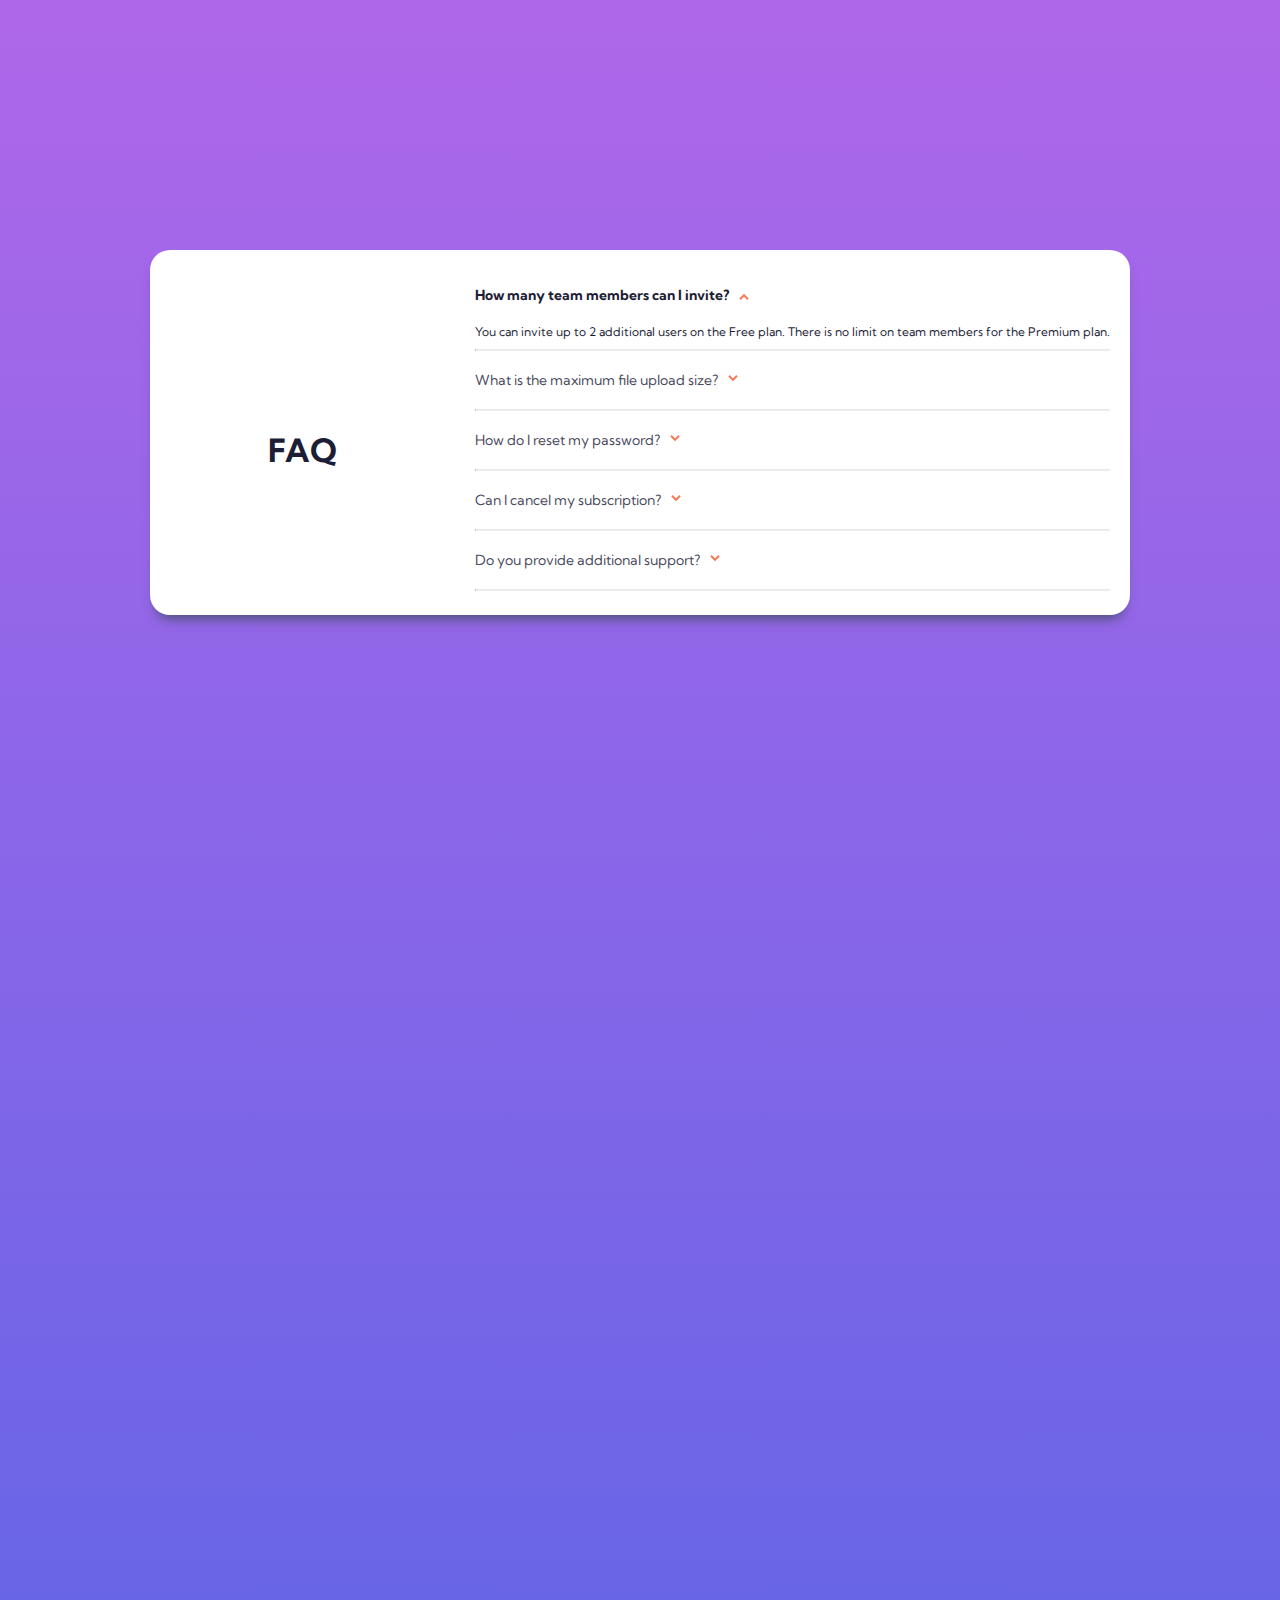
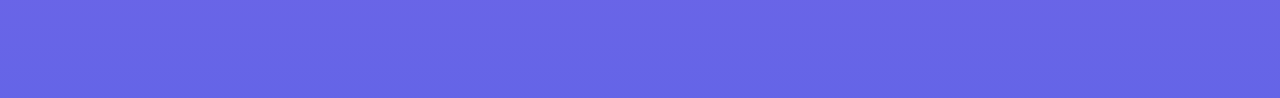
<file: faq-accordion/index.html>
<!DOCTYPE html>
<html lang="en">

<head>
  <title> FAQ Accordion Card</title>
  <meta charset="utf-8">
  <meta name="viewport" content="width=device-width, initial-scale=1, shrink-to-fit=no">
  <link rel="icon" type="image/png" sizes="32x32" href="img/favicon-32x32.png">
  <link rel="stylesheet" type="text/css" href="css/style.css">
  <script>document.documentElement.className += ' js';</script>
</head>

<body>

  <div class="card">
    <div class="card-cover">
      <h1>FAQ</h1>
      <dl class="faq-lista" data-anime="accordion">
        <dt> How many team members can I invite?</dt>
        <dd> You can invite up to 2 additional users on the Free plan. There is no limit on
          team members for the Premium plan.</dd>
        <hr class="solid">
        <dt> What is the maximum file upload size?</dt>
        <dd> No more than 2GB. All files in your account must fit your allotted storage space. </dd>
        <hr class="solid">
        <dt> How do I reset my password?</dt>
        <dd> Click “Forgot password” from the login page or “Change password” from your profile page. </dd>
        <hr class="solid">
        <dt> Can I cancel my subscription?</dt>
        <dd> Yes! Send us a message and we’ll process your request no questions asked. </dd>
        <hr class="solid">
        <dt> Do you provide additional support?</dt>
        <dd> Chat and email support is available 24/7. Phone lines are open during normal business hours.</dd>
        <hr class="solid">
      </dl>
    </div>
  </div>
  <script type="module" src="script.js"></script>
</body>

</html>
</file>
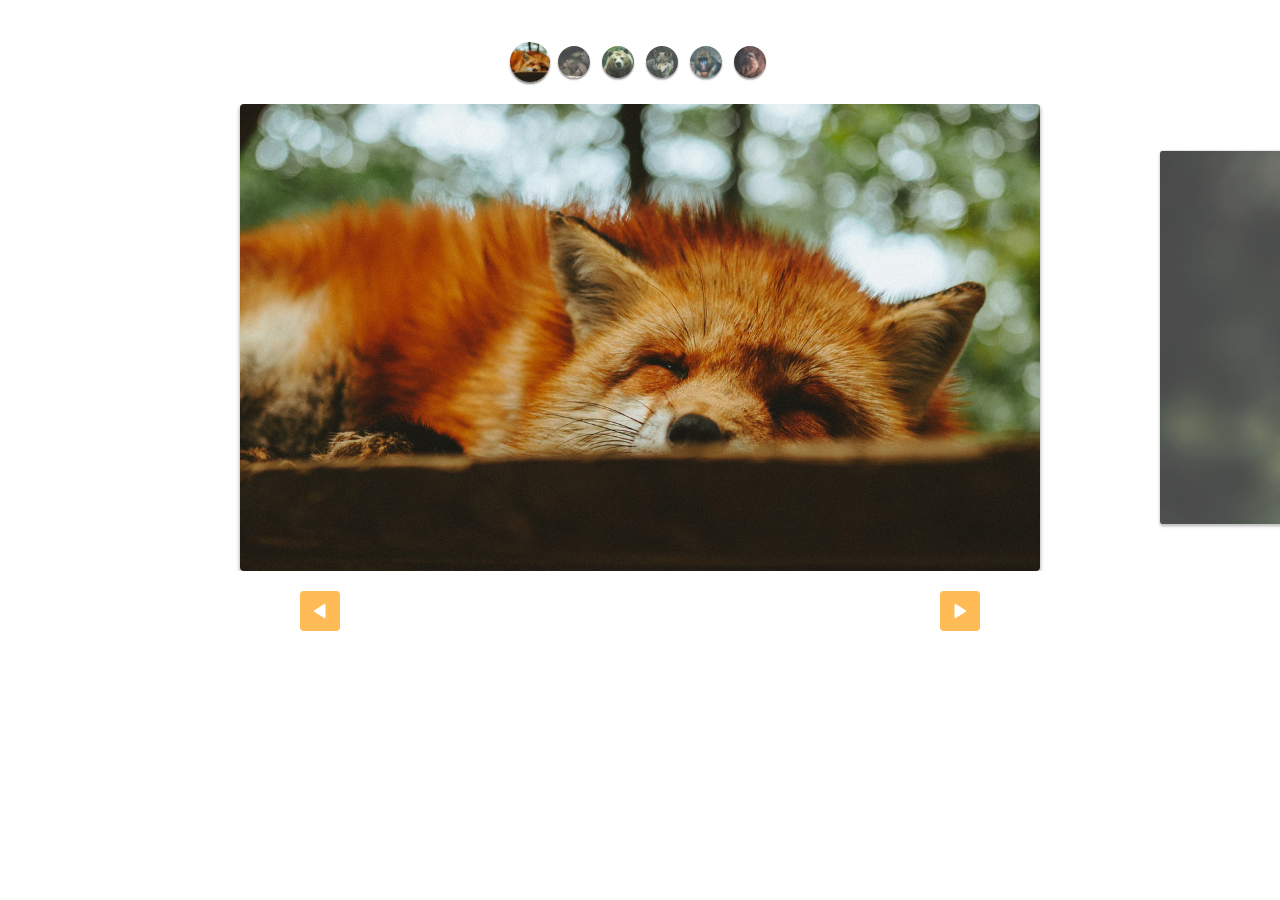
<file: projeto-slide/index.html>
<!DOCTYPE html>
<html lang="en">

<head>
  <meta charset="UTF-8">
  <meta name="viewport" content="width=device-width, initial-scale=1.0">
  <meta http-equiv="X-UA-Compatible" content="ie=edge">
  <title>Slide Curso JavaScript</title>
  <link rel="stylesheet" href="css/style.css">
</head>

<body>
  <ul class="custom-controls">
    <li><img src="img/foto1-thumb.jpg" alt=""></li>
    <li><img src="img/foto2-thumb.jpg" alt=""></li>
    <li><img src="img/foto3-thumb.jpg" alt=""></li>
    <li><img src="img/foto4-thumb.jpg" alt=""></li>
    <li><img src="img/foto5-thumb.jpg" alt=""></li>
    <li><img src="img/foto6-thumb.jpg" alt=""></li>
  </ul>
  <div class="slide-wrapper">
    <ul class="slide">
      <li><img src="img/foto1.jpg" alt=""></li>
      <li><img src="img/foto2.jpg" alt=""></li>
      <li><img src="img/foto3.jpg" alt=""></li>
      <li><img src="img/foto4.jpg" alt=""></li>
      <li><img src="img/foto5.jpg" alt=""></li>
      <li><img src="img/foto6.jpg" alt=""></li>
    </ul>
  </div>
  <div class="arrow-nav">
    <button class="prev"></button>
    <button class="next"></button>
  </div>
  <script type="module" src="js/script.js"></script>
</body>

</html>
</file>
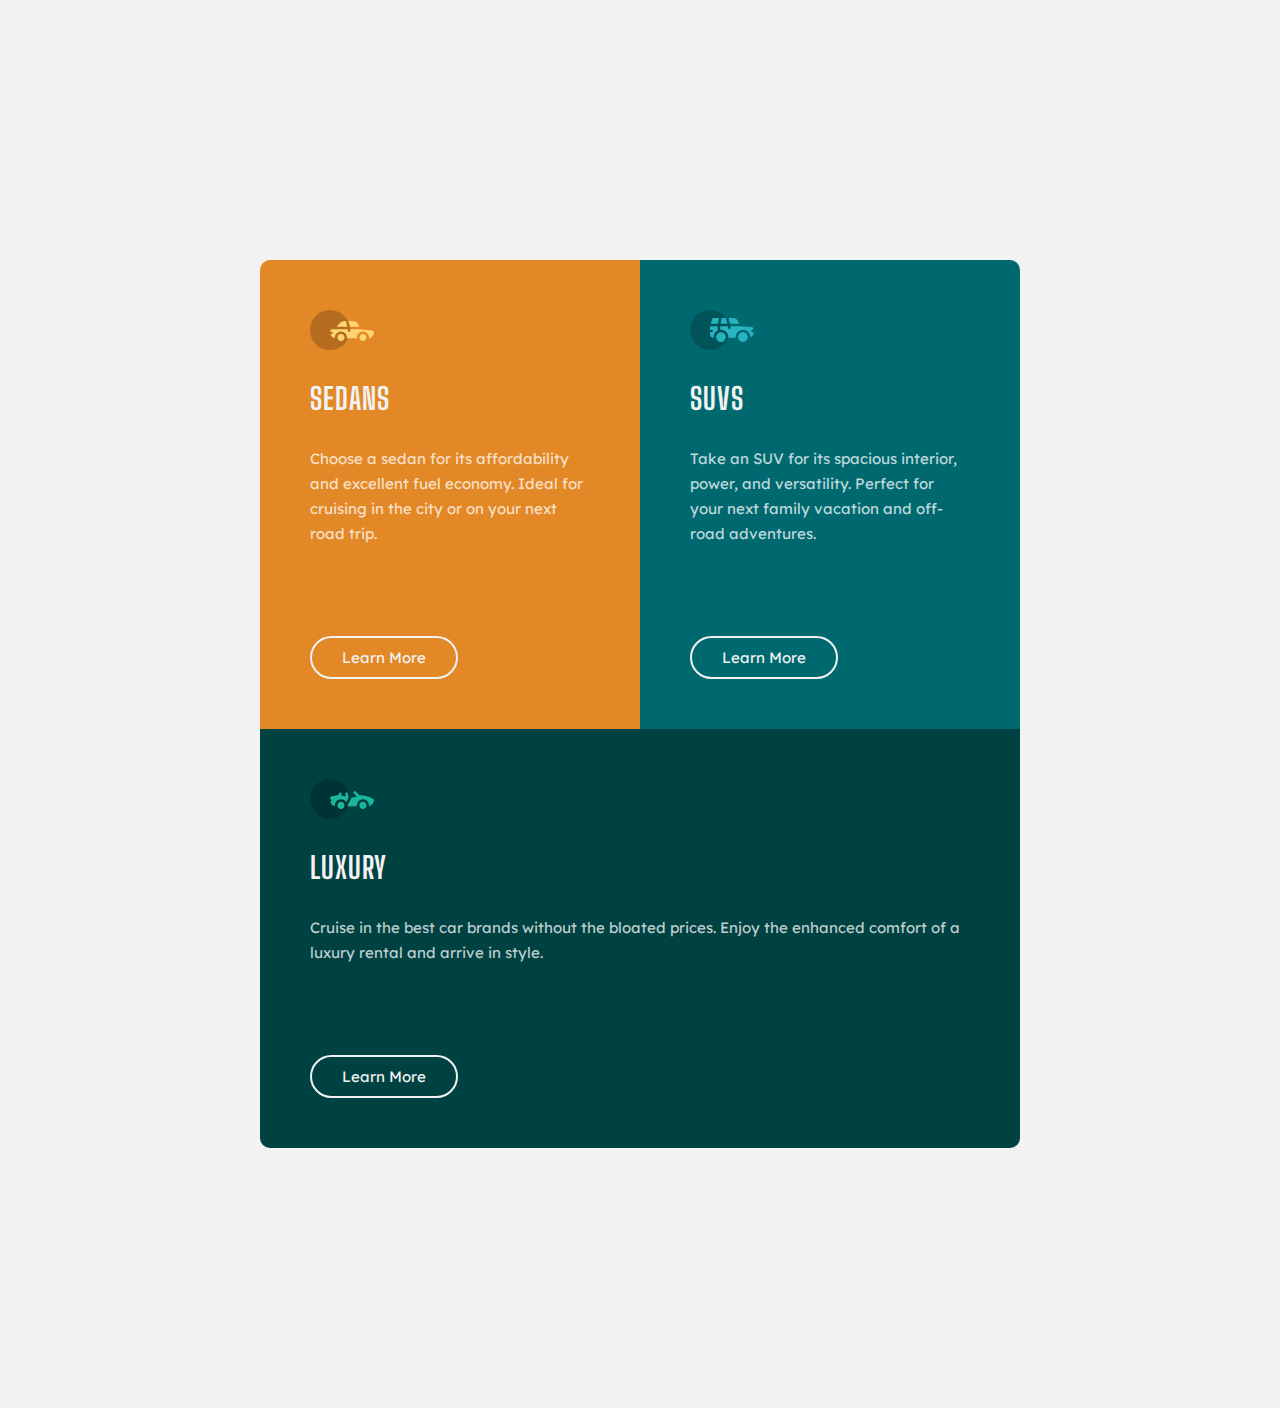
<file: 3-column-preview-card/web/index.html>
<!DOCTYPE html>
<html lang="en">

<head>
  <title>Frontend Mentor | 3-column preview card component</title>
  <meta charset="utf-8">
  <meta name="viewport" content="width=device-width, initial-scale=1, shrink-to-fit=no">
  <link rel="icon" type="image/png" sizes="32x32" href="img/favicon-32x32.png">
  <link rel="stylesheet" type="text/css" href="css/style.css">
</head>

<body>
  <section class="container" id="container">
    <div class="container-item sedans">
      <img src="img/icon-sedans.svg" alt="Sedans">
      <h2>SEDANS</h2>
      <p> Choose a sedan for its affordability and excellent fuel economy. Ideal for cruising in the city
        or on your next road trip.</p>
      <nav>
        <a href="#">Learn More</a>
      </nav>
    </div>

    <div class="container-item suvs">
      <img src="img/icon-suvs.svg" alt="SUVs">
      <h2>SUVS</h2>
      <p>Take an SUV for its spacious interior, power, and versatility. Perfect for your next family vacation
        and off-road adventures.</p>
      <nav>
        <a href="#">Learn More</a>
      </nav>
    </div>

    <div class="container-item luxury">
      <img src="img/icon-luxury.svg" alt="Luxury">
      <h2>LUXURY</h2>
      <p> Cruise in the best car brands without the bloated prices. Enjoy the enhanced comfort of a luxury
        rental and arrive in style.</p>
      <nav>
        <a href="#">Learn More</a>
      </nav>
    </div>
  </section>
  <!--
  <div class="attribution">
    Challenge by <a href="https://www.frontendmentor.io?ref=challenge" target="_blank">Frontend Mentor</a> <br>
    Coded by <a href="https://github.com/rachderossi" target="_blank">Raquel Rossi</a>
  </div>
   -->
</body>

</html>
</file>
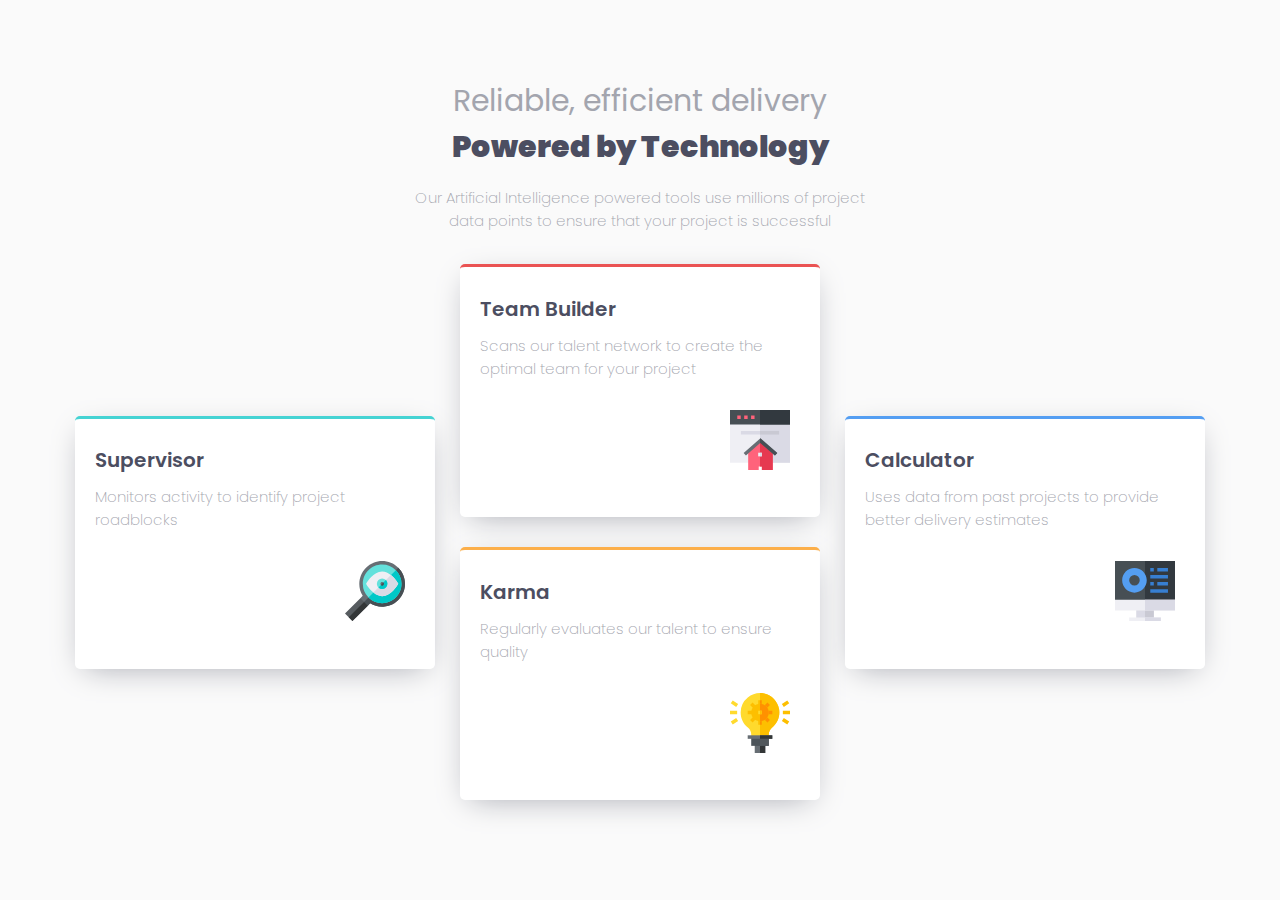
<file: 4-card-feature-section/web/index.html>
<!DOCTYPE html>
<html lang="en">

<head>
  <title>Frontend Mentor | Four card feature section</title>
  <meta charset="UTF-8">
  <meta name="viewport" content="width=device-width, initial-scale=1.0">
  <link rel="icon" type="image/png" sizes="32x32" href="./img/favicon-32x32.png">
  <link rel="stylesheet" type="text/css" href="css/style.css">
</head>

<body>
  <section class="top-container" id="top-container">
    <div class="headings">
      <h1 class="first-line"><span style="color:hsl(229, 6%, 66%); font-weight: normal;"> Reliable,
          efficient delivery
        </span></h1>
      <h1 class="second-line"><strong> Powered by Technology </strong> </h1>
      <p class="label">Our Artificial Intelligence powered tools use millions of project data points
        to ensure that your project is successful</p>
    </div>
  </section>

  <section class="cards" id="cards">
    <div class="cards-container">
      <div class="first">
        <div class="cyan">
          <h2>Supervisor</h2>
          <p>Monitors activity to identify project roadblocks</p>
          <img src="img/icon-supervisor.svg" alt="Supervisor">
        </div>
      </div>

      <div class="middle">
        <div class="red">
          <h2>Team Builder</h2>
          <p>Scans our talent network to create the optimal team for your project</p>
          <img src="img/icon-team-builder.svg" alt="Team Builder">
        </div>

        <div class="orange">
          <h2>Karma</h2>
          <p>Regularly evaluates our talent to ensure quality</p>
          <img src="img/icon-karma.svg" alt="Karma">
        </div>
      </div>

      <div class="last">
        <div class="blue">
          <h2>Calculator</h2>
          <p>Uses data from past projects to provide better delivery estimates</p>
          <img src="img/icon-calculator.svg" alt="Calculator">
        </div>
      </div>

    </div>
  </section>
  <!--
  <div class="attribution">
    Challenge by <a href="https://www.frontendmentor.io?ref=challenge" target="_blank">Frontend Mentor</a> <br>
    Coded by <a href="https://github.com/rachderossi" target="_blank">Raquel Rossi</a>
  </div>
   -->
</body>

</html>
</file>
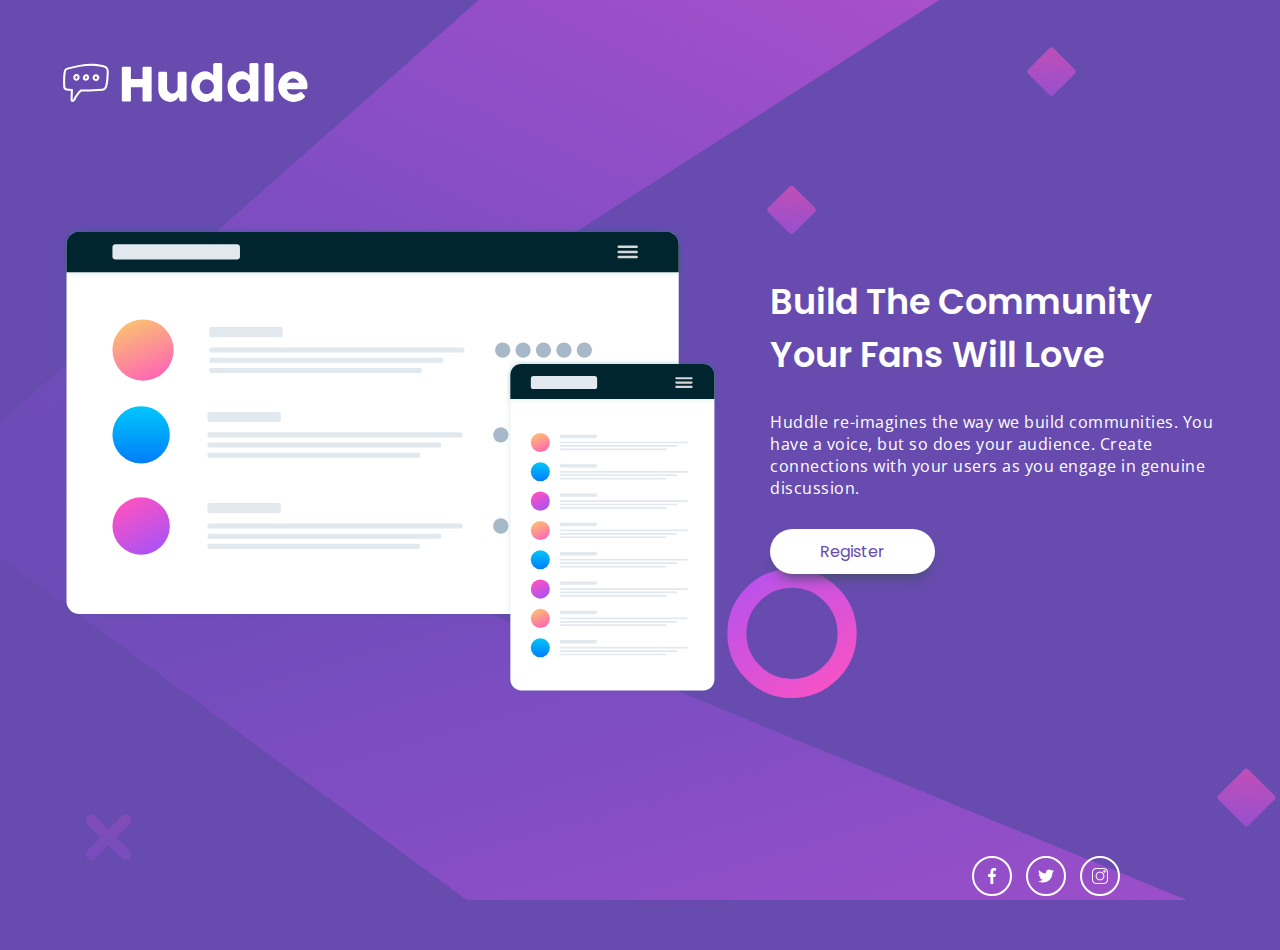
<file: huddle-landing-page/web/index.html>
<!DOCTYPE html>
<html lang="en">

<head>
  <title>Frontend Mentor | Huddle landing page with single introductory section</title>
  <meta charset="utf-8">
  <meta name="viewport" content="width=device-width, initial-scale=1, shrink-to-fit=no">
  <link rel="icon" type="image/png" sizes="32x32" href="img/favicon-32x32.png">
  <link rel="stylesheet" type="text/css" href="css/style.css">
</head>

<body>
  <header class="header">
    <a href="#" class="logo"><img src="img/logo.svg" alt="Huddle"></a>
  </header>

  <section class="intro">
    <div class="intro-img">
      <img src="img/illustration-mockups.svg" alt="illustration-mockups">
    </div>

    <div class="intro-info register">
      <h1> Build The Community <br>Your Fans Will Love<br></h1>
      <p>Huddle re-imagines the way we build communities. You have a voice, but so does your audience.
        Create connections with your users as you engage in genuine discussion.</p>
      <nav>
        <a href="#">Register</a>
      </nav>
    </div>
  </section>

  <footer class="footer">
    <div class="footer_redes">
      <ul>
        <li><a href="http://facebook.com" target="_blank"> <img src="img/facebook.png" alt="Facebook"></a></li>
        <li><a href="http://twitter.com" target="_blank"><img src="img/twitter.png" alt="Twitter"></a></li>
        <li><a href="http://instagram.com" target="_blank"><img src="img/instagram.png" alt="instagram"></a></li>
      </ul>
    </div>
  </footer>

  <!--
  <div class="attribution">
    Challenge by <a href="https://www.frontendmentor.io?ref=challenge" target="_blank">Frontend Mentor</a> <br>
    Coded by <a href="https://github.com/rachderossi" target="_blank">Raquel Rossi</a>
  </div>
   -->
</body>

</html>
</file>
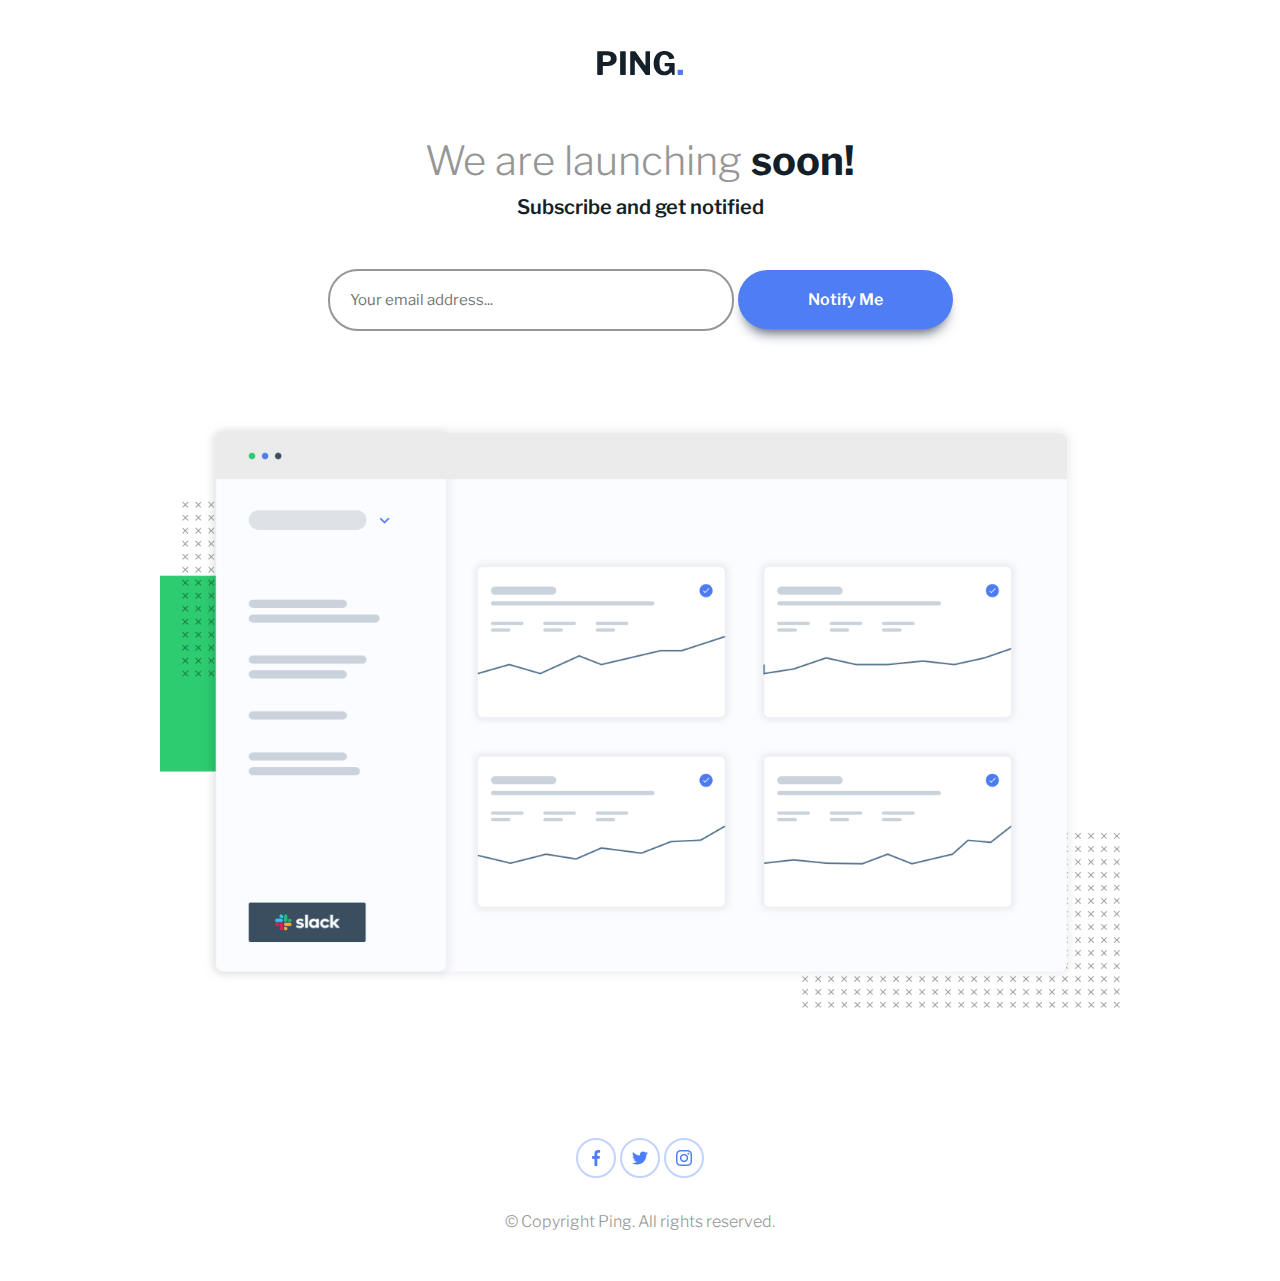
<file: ping-coming-soon-page/web/index.html>
<!DOCTYPE html>
<html lang="en">

<head>
  <title>Frontend Mentor | Ping coming soon page</title>
  <meta charset="utf-8">
  <meta name="viewport" content="width=device-width, initial-scale=1, shrink-to-fit=no">
  <link rel="icon" type="image/png" sizes="32x32" href="img/favicon-32x32.png">
  <link rel="stylesheet" type="text/css" href="css/style.css">
  <script>document.documentElement.className += ' js';</script>
</head>

<body>
  <header class="header">
    <a href="#" class="logo"><img src="img/logo.svg" alt="Ping"></a>
  </header>

  <section class="intro">
    <div class="intro-info">
      <h1>We are launching <span style="color: hsl(209, 33%, 12%); font-weight: 700;"> soon! </span></h1>
      <p>Subscribe and get notified</p>
    </div>

    <div class="form">
      <div class="form-button">
        <ul>
          <li><input type="email" id="email" name="email" placeholder="Your email address..." size="30" required></li>
          <li>
            <nav id="submitButton" onclick="EmailValidation()"><a href="#">Notify Me</a></nav>
          </li>
        </ul>
        <p id="errorMessage"></p>
      </div>
    </div>

    <div class="intro-img">
      <img src="img/illustration-dashboard.png" alt="illustration-dashboard">
    </div>
  </section>

  <footer class="footer">
    <div class="footer_redes">
      <ul>
        <li><a href="http://facebook.com" target="_blank"><img src="img/facebook.png" alt="Facebook"></a></li>
        <li><a href="http://twitter.com" target="_blank"><img src="img/twitter.png" alt="Twitter"></a></li>
        <li><a href="http://instagram.com" target="_blank"><img src="img/instagram.png" alt="instagram"></a></li>
      </ul>
    </div>
    <div class="footer_info">
      <p>&copy; Copyright Ping. All rights reserved.</p>
    </div>
  </footer>

  <script src="./js/script.js"> </script>
  <!--
  <div class="attribution">
    Challenge by <a href="https://www.frontendmentor.io?ref=challenge" target="_blank">Frontend Mentor</a> <br>
    Coded by <a href="https://github.com/rachderossi" target="_blank">Raquel Rossi</a>
  </div>
   -->
</body>

</html>
</file>
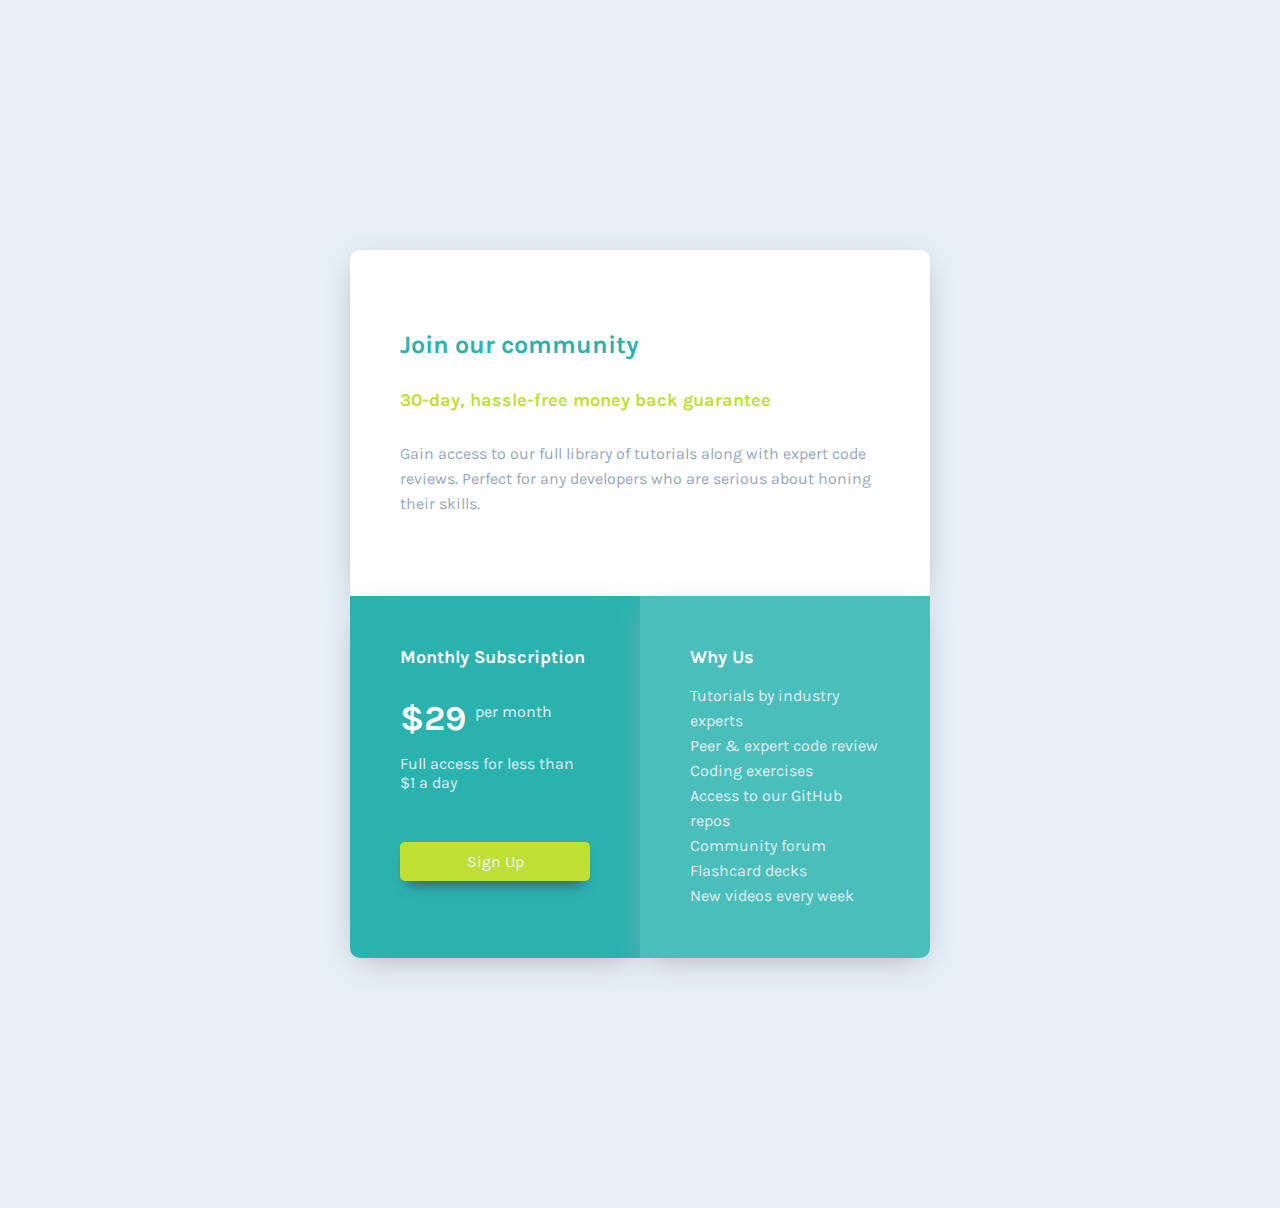
<file: single-price-grid/web/index.html>
<!DOCTYPE html>
<html lang="en">

<head>
  <title>Frontend Mentor | Single Price Grid Component</title>
  <meta charset="utf-8">
  <meta name="viewport" content="width=device-width, initial-scale=1, shrink-to-fit=no">
  <link rel="icon" type="image/png" sizes="32x32" href="img/favicon-32x32.png">
  <link rel="stylesheet" type="text/css" href="css/style.css">
</head>

<body>
  <section class="container" id="container">
    <div class="container-item top">
      <h1>Join our community</h1>
      <h3>30-day, hassle-free money back guarantee</h3>
      <p>Gain access to our full library of tutorials along with expert code reviews. Perfect for any developers who are
        serious about honing their skills.</p>
    </div>

    <div class="container-item left">
      <h2>Monthly Subscription</h2>
      <span> &dollar;29 <sup> per month</sup></span>
      <p>Full access for less than &dollar;1 a day</p>
      <nav>
        <a href="#">Sign Up</a>
      </nav>
    </div>

    <div class="container-item right">
      <h2>Why Us</h2>
      <ul>
        <li>Tutorials by industry experts</li>
        <li> Peer &amp; expert code review</li>
        <li> Coding exercises</li>
        <li>Access to our GitHub repos</li>
        <li> Community forum</li>
        <li> Flashcard decks</li>
        <li> New videos every week</li>
      </ul>
    </div>
  </section>
  <!--
  <div class="attribution">
    Challenge by <a href="https://www.frontendmentor.io?ref=challenge" target="_blank">Frontend Mentor</a> <br>
    Coded by <a href="https://github.com/rachderossi" target="_blank">Raquel Rossi</a>
  </div>
   -->
</body>

</html>
</file>
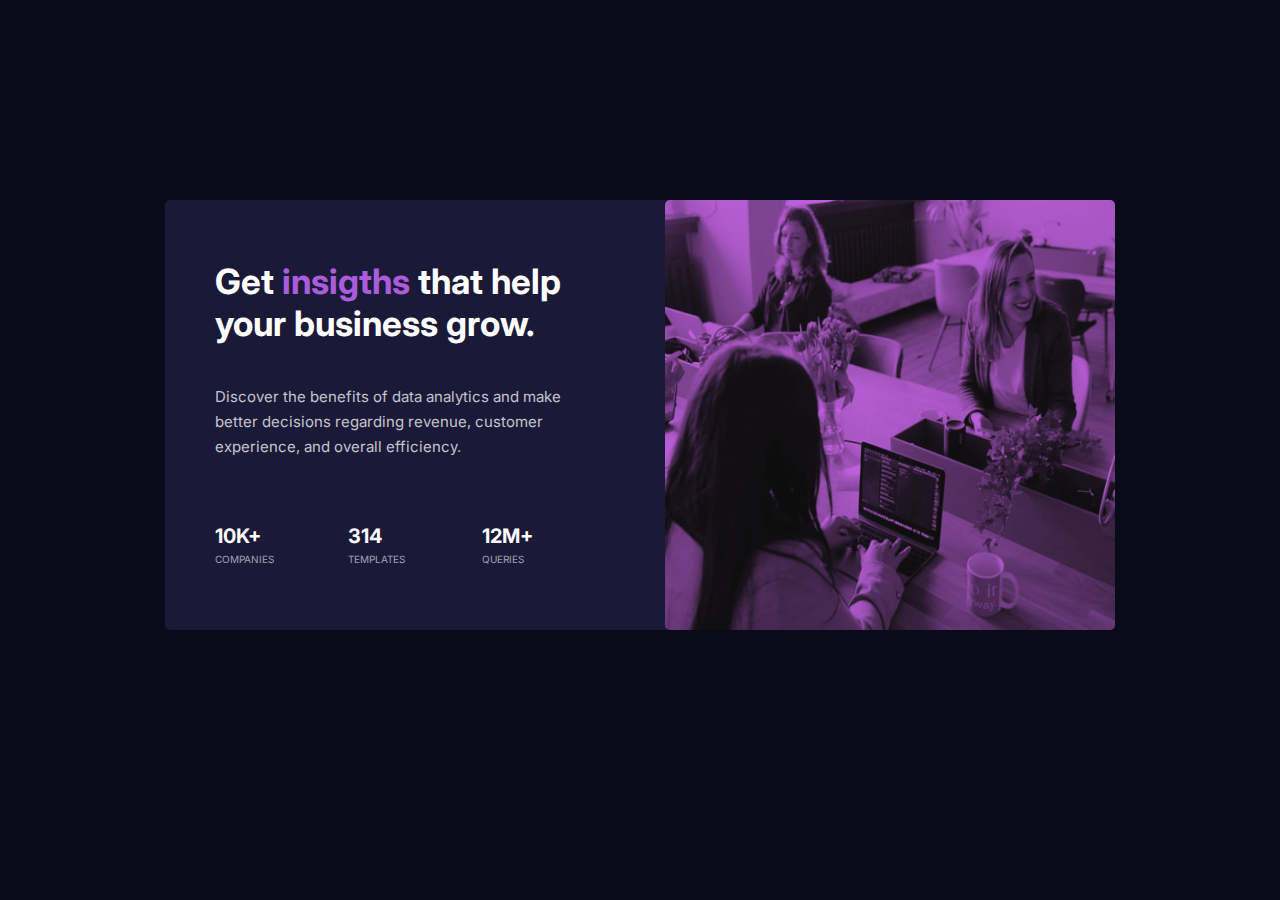
<file: stats-preview-card/web/index.html>
<!DOCTYPE html>
<html>

<head>
  <title>Frontend Mentor | Stats preview card component</title>
  <meta charset="utf-8">
  <meta name="viewport" content="width=device-width, initial-scale=1, shrink-to-fit=no">
  <link rel="icon" type="image/png" sizes="32x32" href="img/favicon-32x32.png">
  <link rel="stylesheet" type="text/css" href="css/style.css">
</head>

<body>
  <div class="header">
    <div class="header-intro">
      <div class="img"><img src="./img/image-header-desktop.jpg" alt=""></div>

      <h1>Get <span style="color: hsl(277, 64%, 61%);">insigths</span> that help<br> your business grow.</h1>
      <p>Discover the benefits of data analytics and make <br> better decisions regarding revenue, customer<br>
        experience, and
        overall efficiency.</p>
    </div>

    <div class="container info">
      <div class="item">
        <ul>
          <li class="heading">10k+</li>
          <li>Companies</li>
        </ul>
      </div>

      <div class="item">
        <ul>
          <li class="heading">314</li>
          <li>Templates</li>
        </ul>
      </div>

      <div class="item">
        <ul>
          <li class="heading">12M+</li>
          <li>Queries</li>
        </ul>
      </div>
    </div>
  </div>

  <!--
  <div class="attribution">
    Challenge by <a href="https://www.frontendmentor.io?ref=challenge" target="_blank">Frontend Mentor</a> <br>
    Coded by <a href="https://github.com/rachderossi" target="_blank">Raquel Rossi</a>
  </div>
-->

</body>

</html>
</file>
<file: faq-accordion/css/style.css>
@import url("https://fonts.googleapis.com/css2?family=Kumbh+Sans:wght@400;700&display=swap");

body {
  background-image: linear-gradient(hsl(273, 75%, 66%), hsl(240, 73%, 65%));
  background-repeat: no-repeat;
  background-size: cover;
  height: 800px;
}

* {
  box-sizing: border-box;
}

.card {
  margin: 0 auto; /* centraliza o card */
  margin-top: 250px;
  max-height: 960px;
  max-width: 1020px;
}

.card-cover {
  display: flex;
  flex-wrap: wrap;
  flex-direction: row;
  color: hsl(238, 29%, 16%);
  background-color: white;
  border-radius: 20px;
  box-shadow: 0px 10px 13px -7px hsl(220, 21%, 33%);
  margin-left: 20px;
  margin-right: 20px;
}

h1 {
  font-family: "Kumbh Sans";
  color: hsl(238, 29%, 16%);
  margin: auto;
  margin-top: 50px;
}

.faq-lista dt {
  font-family: "Kumbh Sans";
  font-size: 14px;
  color: hsl(237, 12%, 33%);
  margin-left: 20px;
  margin-right: 20px;
  margin-bottom: 20px;
  margin-top: 20px;
}

.faq-lista dt:hover {
  color: hsl(14, 88%, 65%);
}

.faq-lista dd {
  font-family: "Kumbh Sans";
  font-size: 12px;
  margin-left: 20px;
  margin-right: 20px;
  margin-bottom: 10px;
}

hr.solid {
  border-top: 1px solid hsl(240, 5%, 91%);
  margin-left: 20px;
  margin-right: 20px;
}

@keyframes show-right {
  from {
    opacity: 0;
    transform: translate3d(-30px, 0, 0);
  }
  to {
    opacity: 1;
    transform: translate3d(0, 0, 0);
  }
}

@keyframes show-down {
  from {
    opacity: 0;
    transform: translate3d(0, -30px, 0);
  }
  to {
    opacity: 1;
    transform: translate3d(0, 0, 0);
  }
}

[data-anime="accordion"] dd {
  display: none;
}

[data-anime="accordion"] dt::after {
  content: "";
  width: 10px;
  height: 10px;
  display: inline-block;
  background: url(..//img/icon-arrow-down.svg) no-repeat;
  margin-left: 10px;
  transition: transform 0.3s;
}

[data-anime="accordion"] dt.ativo::after {
  content: "";
  transform: rotate(-180deg);
}

[data-anime="accordion"] dd.ativo {
  display: block;
  animation: slideDown 0.5s forwards;
}

[data-anime="accordion"] dt.ativo {
  font-weight: bold;
  color: hsl(238, 29%, 16%);
}

@media screen and (min-width: 600px) {
  body {
    overflow: hidden;
    height: 1440px;
  }

  h1 {
    margin-top: 180px;
  }
}
</file>
<file: projeto-slide/css/style.css>
body {
  margin: 0px;
}

ul {
  padding: 0px;
  margin: 0px;
  list-style: none;
}

img {
  display: block;
  max-width: 100%;
}

.slide-wrapper {
  overflow: hidden;
}

.slide {
  display: flex;
}

.slide:hover {
  will-change: transform;
}

.slide li {
  flex-shrink: 0;
  width: 80vw;
  max-width: 800px;
  margin: 0 20px;

  border-radius: 4px;
  overflow: hidden;
  box-shadow: 0 2px 4px rgba(0, 0, 0, 0.4);
  opacity: 0.8;
  transform: scale(0.8);
  transition: 0.4s;
}

.slide li.active {
  opacity: 1;
  transform: scale(1);
}

[data-control="slide"] {
  display: flex;
  justify-content: center;
  margin-top: 20px;
}

[data-control="slide"] li a {
  display: block;
  width: 12px;
  height: 12px;
  background: #fb5;
  border-radius: 50%;
  overflow: hidden;
  text-indent: -999px;
  margin: 5px;
}

[data-control="slide"] li.active a,
[data-control="slide"] li a:hover {
  background: #e54;
}

.custom-controls {
  display: flex;
  justify-content: center;
  margin-top: 40px;
  margin-bottom: 20px;
  flex-wrap: wrap;
}

.custom-controls li {
  opacity: 0.8;
  transform: scale(0.8);
  width: 40px;
  height: 40px;
  border-radius: 50%;
  overflow: hidden;
  margin: 2px;
  box-shadow: 0 2px 2px rgba(0, 0, 0, 0.5);
  transition: 0.3s;
}

.custom-controls li.active {
  opacity: 1;
  transform: scale(1);
}

.arrow-nav {
  display: flex;
  justify-content: space-around;
  margin: 20px 0;
}

.arrow-nav button {
  cursor: pointer;
  border: none;
  border-radius: 4px;
  color: white;
  width: 40px;
  height: 40px;
  background: #fb5 url("../img/arrow.svg") center center no-repeat;
}

.arrow-nav button.prev {
  transform: rotate(-180deg);
}
</file>
<file: 3-column-preview-card/web/css/style.css>
@import url("https://fonts.googleapis.com/css2?family=Lexend+Deca&display=swap");
@import url("https://fonts.googleapis.com/css2?family=Big+Shoulders+Display:wght@700&family=Lexend+Deca&display=swap");

body,
h2,
p,
a {
  margin: 0px;
  padding: 0px;
}

body {
  font-family: "Big Shoulders Display", Arial, Helvetica, sans-serif;
  font-size: 15px;
  background: hsl(0, 0%, 95%);
}

a {
  text-decoration: none;
}

img {
  display: flex;
  max-width: 100%;
}

* {
  box-sizing: border-box;
}

.container {
  display: flex;
  flex-wrap: wrap;
  padding: 0px 0px;
  margin: 260px;
}

.container-item {
  flex: 1 1 260px;
  padding: 50px 50px 50px 50px;
  margin: 0px;
}

.sedans {
  background-color: hsl(31, 77%, 52%);
  border-top-left-radius: 10px;
  border-bottom-left-radius: 10px;
}

.suvs {
  background-color: hsl(184, 100%, 22%);
}

.luxury {
  background-color: hsl(179, 100%, 13%);
  border-top-right-radius: 10px;
  border-bottom-right-radius: 10px;
}

.container-item h2 {
  margin: 30px 0 30px 0;
  font-size: 30px;
  font-weight: bold;
  text-align: left;
  letter-spacing: 1px;
  color: hsl(0, 0%, 95%);
}

.container-item p {
  display: flex;
  margin: 30px 0 90px 0;
  font-family: "Lexend Deca", Arial, Helvetica, sans-serif;
  line-height: 25px;
  align-items: left;
  justify-content: space-between;
  color: hsla(0, 0%, 100%, 0.75);
}

.container-item nav {
  display: flex;
  flex-wrap: wrap;
}

.container-item a {
  border-radius: 30px;
  font-size: 15px;
  font-family: "Lexend Deca", Arial, Helvetica, sans-serif;
  text-align: center;
}
.container-item nav a {
  display: block;
  padding: 10px 30px 10px 30px;
  border: 2px solid hsl(0, 0%, 95%);
  color: hsl(0, 0%, 95%);
}

.sedans nav a:hover {
  background: hsl(0, 0%, 95%);
  color: hsl(31, 77%, 52%);
  border-color: hsl(0, 0%, 95%);
}

.suvs nav a:hover {
  background: hsl(0, 0%, 95%);
  color: hsl(184, 100%, 22%);
  border-color: hsl(0, 0%, 95%);
}

.luxury nav a:hover {
  background: hsl(0, 0%, 95%);
  color: hsl(179, 100%, 13%);
  border-color: hsl(0, 0%, 95%);
}

@media screen and (min-width: 1040px) and (max-width: 1316px) {
  .sedans {
    border-bottom-left-radius: 0px;
  }

  .suvs {
    border-top-right-radius: 10px;
  }

  .luxury {
    border-top-right-radius: 0px;
    border-bottom-left-radius: 10px;
  }
}

@media (max-width: 1056px) {
  .container {
    flex-direction: column;
    padding: 90px 0px;
    margin: 15px;
  }

  .sedans {
    border-top-left-radius: 10px;
    border-top-right-radius: 10px;
    border-bottom-left-radius: 0px;
  }

  .suvs {
    border-top-right-radius: 0px;
  }

  .luxury {
    border-top-right-radius: 0px;
    border-bottom-left-radius: 10px;
    border-bottom-right-radius: 10px;
  }
}
</file>
<file: 4-card-feature-section/web/css/style.css>
@import url("https://fonts.googleapis.com/css2?family=Poppins&display=swap");

body {
  background-color: hsl(0, 0%, 98%);
}

img {
  width: 60px;
  padding: 30px 30px 30px 0px;
  align-self: flex-end;
}

p {
  margin: 0px 0px;
  padding: 0px 20px;
  font-family: "Poppins", sans-serif;
  font-weight: 200;
  font-size: 15px;
  color: hsl(229, 6%, 66%);
}

h2 {
  margin-bottom: 0px;
  padding: 10px 20px;
  font-family: "Poppins", sans-serif;
  font-weight: 600;
  font-size: 20px;
  color: hsl(234, 12%, 34%);
}

.top-container {
  display: block;
  text-align: center;
  margin-bottom: 32px;
}

.headings {
  display: inline-block;
  max-width: 500px;
}

.first-line {
  margin: 70px 0px 0px 0px;
  font-family: "Poppins", sans-serif;
  font-weight: 200;
  font-size: 30px;
  color: hsl(234, 12%, 34%);
}

.second-line {
  margin: 0px 0px 16px 0px;
  font-family: "Poppins", sans-serif;
  font-weight: 600;
  font-size: 30px;
  color: hsl(234, 12%, 34%);
}

.cards {
  display: flex;
  justify-content: center;
}

.cards-container {
  width: 1100px;
  height: auto;
  display: flex;
  flex-wrap: wrap;
  flex-direction: row;
  align-content: center;
  justify-content: center;
}

.first {
  width: 360px;
  display: flex;
  flex-wrap: wrap;
  flex-direction: column;
  align-content: center;
  justify-content: center;
}

.middle {
  width: 360px;
  display: flex;
  flex-wrap: wrap;
  align-content: center;
  justify-content: center;
}

.last {
  width: 360px;
  display: flex;
  flex-wrap: wrap;
  flex-direction: column;
  align-content: center;
  justify-content: center;
}

.cyan {
  width: 360px;
  height: 250px;
  display: flex;
  flex-direction: column;
  margin-top: -50px;
  margin-right: 50px;
  border-top: 3px solid hsl(180, 62%, 55%);
  border-radius: 5px;
  background-color: white;
  box-shadow: 0 8px 30px -10px hsl(229, 6%, 66%);
}

.red {
  width: 360px;
  height: 250px;
  display: flex;
  flex-direction: column;
  border-top: 3px solid hsl(0, 78%, 62%);
  border-radius: 5px;
  background-color: white;
  box-shadow: 0 8px 30px -10px hsl(229, 6%, 66%);
}

.orange {
  width: 360px;
  height: 250px;
  display: flex;
  flex-direction: column;
  margin-top: 30px;
  margin-bottom: 70px;
  border-top: 3px solid hsl(34, 97%, 64%);
  border-radius: 5px;
  background-color: white;
  box-shadow: 0 8px 30px -10px hsl(229, 6%, 66%);
}

.blue {
  width: 360px;
  height: 250px;
  display: flex;
  flex-direction: column;
  margin-top: -50px;
  margin-left: 50px;
  border-top: 3px solid hsl(212, 86%, 64%);
  border-radius: 5px;
  background-color: white;
  box-shadow: 0 8px 30px -10px hsl(229, 6%, 66%);
}

@media (max-width: 1112px) {
  .top-container {
    margin-bottom: 100px;
  }

  .cards-container {
    width: 500px;
  }

  .cyan {
    width: 360px;
    margin-top: -30px;
    margin-right: 0px;
    margin-left: 0px;
  }

  .red {
    margin-top: 30px;
    margin-left: 0px;
  }

  .orange {
    margin-top: 30px;
    margin-bottom: 80px;
    margin-left: 0px;
  }
  .blue {
    margin-bottom: 70px;
    margin-left: 0px;
  }
}

@media screen and (min-width: 280px) and (max-width: 394px) {
  .top-container .label {
    display: block;
    padding-left: 20px;
  }

  .first-line {
    font-size: 25px;
  }

  .second-line {
    font-size: 25px;
  }

  .cyan {
    width: 320px;
    height: 230px;
  }

  .red {
    width: 320px;
    height: 230px;
  }

  .orange {
    width: 320px;
    height: 230px;
    margin-top: 30px;
  }
  .blue {
    width: 320px;
    height: 230px;
  }
}

@media only screen and (width: 320px) {
  .top-container .label {
    padding-left: 10px;
  }
  .headings {
    margin-left: 15px;
  }
  .first-line {
    font-size: 22px;
  }

  .second-line {
    font-size: 22px;
  }

  .cyan {
    width: 300px;
    margin-left: 15px;
  }

  .red {
    width: 300px;
    margin-left: 15px;
  }

  .orange {
    width: 300px;
    margin-top: 30px;
    margin-left: 15px;
  }
  .blue {
    width: 300px;
    margin-left: 15px;
  }
}
</file>
<file: huddle-landing-page/web/css/style.css>
@import url("https://fonts.googleapis.com/css2?family=Poppins:wght@400;600&display=swap");
@import url("https://fonts.googleapis.com/css2?family=Open+Sans&display=swap");

body,
h1,
p,
ul,
li,
a {
  margin: 0px;
  padding: 0px;
}

body {
  background: url("../img/bg-desktop.svg") no-repeat;
  background-color: hsl(257, 40%, 49%);
  background-size: cover;
  width: 100%;
  height: 100vh;
}

ul {
  list-style: none;
}

li {
  list-style: none;
}

a {
  text-decoration: none;
}

img {
  display: flex;
  max-width: 100%;
}

* {
  box-sizing: border-box;
}

.header {
  max-width: 960px;
  padding: 50px 50px;
  display: flex;
  flex-wrap: wrap;
}

.intro {
  max-width: 1260px;
  margin: 0 auto;
  padding: 60px 0;
  margin-left: 50px;
  display: flex;
  flex-wrap: wrap;
}

.intro-img {
  flex: 2 1 350px;
  margin: 0 10px;
}

.intro-info {
  flex: 2 1 160px;
  margin: 0 40px;
}

.intro-info h1 {
  color: hsl(0, 0%, 100%);
  font-weight: 600;
  font-family: "Poppins";
  font-size: 35px;
  padding-top: 50px;
}

.intro-info p {
  color: hsl(0, 0%, 100%);
  font-weight: 400;
  font-family: "Open Sans";
  letter-spacing: 0.5px;
  padding-top: 30px;
}

.intro-info nav {
  display: flex;
  flex-wrap: wrap;
  padding-top: 30px;
}

.intro-info a {
  border-radius: 30px;
  font-weight: 400;
  font-family: "Poppins";
  text-align: center;
  box-shadow: 0px 10px 13px -7px hsl(220, 21%, 33%);
  background: hsl(0, 0%, 100%);
  color: hsl(257, 40%, 49%);
}

.intro-info nav a {
  display: block;
  padding: 10px 50px 10px 50px;
  border: 2px;
  color: hsl(257, 40%, 49%);
}

.register nav a:hover {
  background: hsl(300, 69%, 71%);
  color: hsl(0, 0%, 100%);
}

.footer {
  width: 100%;
  color: hsl(0, 0%, 100%);
  text-align: right;
  padding-right: 150px;
  padding-top: 100px;
  padding-bottom: 50px;
}

.footer_redes ul li {
  display: inline-block;
  margin-right: 10px;
}

.footer_redes ul li a {
  border: 2px solid hsl(0, 0%, 100%);
  border-radius: 30px;
  display: block;
  padding: 10px;
}

.footer_redes ul li a:hover {
  filter: invert(61%) sepia(97%) saturate(395%) hue-rotate(251deg)
    brightness(98%) contrast(86%);
}

@media (max-width: 375px) {
  body {
    background: url("../img/bg-mobile.svg") no-repeat;
    background-color: hsl(257, 40%, 49%);
    position: relative;
    top: 0px;
    width: 100%;
    height: 100vh;
    background-position-y: 0px;
  }

  .logo {
    width: 50%;
  }

  .header {
    padding: 20px;
    display: flex;
    flex-wrap: wrap;
  }

  .intro {
    margin-left: 10px;
    margin-right: 10px;
  }

  .intro-info {
    margin: 0 10px;
    text-align: center;
  }

  .intro-info h1 {
    font-size: 25px;
    padding-top: 50px;
  }

  .intro-info p {
    text-align: center;
    padding-left: 10px;
  }

  .intro-info a {
    margin: 0 auto;
    text-align: center;
  }

  .intro-info nav a {
    padding: 10px 70px 10px 70px;
  }

  .footer {
    text-align: center;
    padding-right: 0px;
    padding-bottom: 50px;
  }
}
</file>
<file: ping-coming-soon-page/web/css/style.css>
@import url("https://fonts.googleapis.com/css2?family=Libre+Franklin:ital,wght@0,300;0,600;0,700;1,300&display=swap");

body,
h1,
p,
ul,
li,
a {
  margin: 0px;
  padding: 0px;
}

body {
  background-color: hsl(0, 0%, 100%);
}

ul {
  list-style: none;
}

li {
  list-style: none;
}

a {
  text-decoration: none;
}

img {
  display: flex;
  max-width: 100%;
}

* {
  box-sizing: border-box;
}

.header {
  max-width: 960px;
  margin: 0 auto;
  padding-top: 50px;
  display: flex;
  flex-wrap: wrap;
  justify-content: center;
}

.intro {
  max-width: 960px;
  margin: 0 auto;
  padding: 30px 0;
  display: flex;
  flex-wrap: wrap;
}

.intro-info {
  flex: 2 1 160px;
  margin: 0 auto;
}

.intro-info h1 {
  color: hsl(0, 0%, 59%);
  font-weight: 300;
  font-family: "Libre Franklin";
  font-size: 40px;
  padding-top: 30px;
  text-align: center;
}

.intro-info p {
  color: hsl(209, 33%, 12%);
  font-weight: 600;
  font-family: "Libre Franklin";
  font-size: 20px;
  padding-top: 10px;
  text-align: center;
}

.form {
  width: 100%;
  color: hsl(0, 0%, 59%);
  text-align: center;
  margin: 0 auto;
  padding-top: 50px;
  padding-bottom: 50px;
}

.form-button input {
  border-radius: 30px;
  padding: 20px 100px 20px 20px;
  border: 2px solid hsl(0, 0%, 59%);
  outline: none;
  font-size: 15px;
  font-family: "Libre Franklin";
}

.form ul li {
  display: inline-block;
  text-align: center;
}

.form nav {
  display: flex;
  flex-wrap: wrap;
}

.form a {
  border-radius: 30px;
  font-weight: 600;
  font-family: "Libre Franklin";
  box-shadow: 0px 10px 13px -7px hsl(220, 21%, 33%);
  background: hsl(223, 87%, 63%);
  color: hsl(0, 0%, 100%);
}

.form nav a {
  display: block;
  padding: 20px 70px 20px 70px;
  border: 2px;
}

.form p {
  font-weight: 300;
  font-style: italic;
  font-family: "Libre Franklin";
  color: hsl(354, 100%, 66%);
  padding: 20px 200px;
  text-align: left;
  font-size: 15px;
}

.footer {
  width: 100%;
  color: hsl(0, 0%, 59%);
  text-align: center;
  margin: 0 auto;
  padding-top: 100px;
  padding-bottom: 50px;
}

.footer_redes ul li {
  display: inline-block;
  text-align: center;
}

.footer_redes ul li a {
  border: 2px solid hsl(223, 100%, 88%);
  border-radius: 30px;
  display: block;
  padding: 10px;
}

.footer_info {
  padding-top: 30px;
  font-weight: 300;
  font-family: "Libre Franklin";
}

.footer_redes ul li a:hover {
  filter: invert(62%) sepia(2%) saturate(0%) hue-rotate(32deg) brightness(97%)
    contrast(89%);
}

@media (max-width: 745px) {
  .form p {
    padding: 20px 0;
    text-align: center;
  }
}

@media (max-width: 617px) {
  .intro-info h1 {
    font-size: 30px;
    padding-top: 30px;
  }

  .form p {
    padding: 20px 0;
    text-align: center;
  }

  .form input {
    border: 2px solid hsl(223, 100%, 88%);
    padding: 20px 50px 20px 20px;
  }

  .form input::placeholder {
    color: hsl(223, 100%, 88%);
  }

  .form-button nav a {
    padding: 20px 130px 20px;
  }

  .form ul li {
    display: row;
    margin-right: 0px;
    padding-bottom: 10px;
  }

  .form p {
    padding: 20px;
    text-align: center;
  }

  .footer {
    padding-bottom: 50px;
  }
}
</file>
<file: single-price-grid/web/css/style.css>
@import url("https://fonts.googleapis.com/css2?family=Karla:wght@400;700&display=swap");

body,
h1,
h2,
h3,
p,
ul,
li,
a {
  margin: 0px;
  padding: 0px;
}

body {
  font-family: "Karla", Arial, Helvetica, sans-serif;
  background: hsl(204, 43%, 93%);
}

ul {
  list-style: none;
}

a {
  text-decoration: none;
}

* {
  box-sizing: border-box;
}

.container {
  display: flex;
  flex-wrap: wrap-reverse;
  padding: 250px 350px 250px 350px;
}

.container-item {
  flex: 1 1 260px;
  margin: 0px;
  padding: 50px;
  box-shadow: 0 8px 30px -10px hsl(229, 6%, 66%);
}

.container .container-item:nth-child(3) {
  order: -1;
}
.container .container-item:nth-child(2) {
  order: -3;
}

.container-item.top {
  background-color: hsl(0, 0%, 100%);
  border-top-left-radius: 10px;
  border-bottom-left-radius: 0px;
  border-top-right-radius: 10px;
  border-bottom-right-radius: 0px;
}

.top h1 {
  padding: 30px 0px 20px 0px;
  font-weight: 700;
  font-size: 25px;
  color: hsl(179, 62%, 43%);
}

.top h3 {
  padding: 10px 0px 20px 0px;
  font-weight: 700;
  font-size: 18px;
  color: hsl(71, 73%, 54%);
}

.top p {
  padding: 10px 0px 30px 0px;
  line-height: 25px;
  font-weight: 400;
  font-size: 16px;
  color: hsl(218, 22%, 67%);
}

.container-item.left {
  background-color: hsl(179, 62%, 43%);
  border-top-left-radius: 0px;
  border-bottom-left-radius: 10px;
  border-top-right-radius: 0px;
  border-bottom-right-radius: 0px;
}

.left h2 {
  padding-bottom: 30px;
  font-weight: 700;
  font-size: 18px;
  color: hsl(0, 0%, 100%);
}

.left span {
  font-weight: 700;
  font-size: 35px;
  color: hsl(0, 0%, 100%);
}

.left sup {
  font-weight: 400;
  font-size: 16px;
  color: hsl(204, 43%, 93%);
}

.left p {
  padding-top: 15px;
  padding-bottom: 30px;
  font-weight: 400;
  font-size: 16px;
  color: hsl(204, 43%, 93%);
}

.container-item a {
  display: block;
  margin: 20px auto;
  padding: 15px 0;
  font-weight: 400;
  font-size: 16px;
  text-align: center;
  background: hsl(71, 73%, 54%);
  color: hsl(0, 0%, 100%);
  border-radius: 5px;
  box-shadow: 0px 10px 13px -7px hsl(220, 21%, 33%);
}

.container-item nav a {
  display: block;
  padding: 10px 30px 10px 30px;
  color: hsl(0, 0%, 95%);
  border: 2px;
}

.left nav a:hover {
  background: hsl(0, 0%, 95%);
  color: hsl(71, 73%, 54%);
}

.container-item.right {
  background-color: #49bebb;
  border-top-left-radius: 0px;
  border-bottom-left-radius: 0px;
  border-top-right-radius: 0px;
  border-bottom-right-radius: 10px;
}

.right h2 {
  padding-bottom: 15px;
  font-weight: 700;
  font-size: 18px;
  color: hsl(0, 0%, 100%);
}

.right li {
  padding-left: 0px;
  line-height: 25px;
  font-weight: 400;
  font-size: 16px;
  color: hsl(204, 43%, 93%);
}

@media (min-width: 1496px) {
  .container .container-item:nth-child(1) {
    order: -3;
  }

  .container-item.top {
    border-bottom-left-radius: 10px;
    border-top-right-radius: 0px;
  }

  .container-item.left {
    border-bottom-left-radius: 0px;
  }

  .container-item.right {
    border-top-right-radius: 10px;
  }

  .left h2 {
    padding-top: 30px;
  }

  .right h2 {
    padding-top: 30px;
  }
}

@media (max-width: 1236px) {
  .container {
    display: block;
    flex-direction: column;
    flex-wrap: wrap-reverse;
    padding: 90px 0px;
    margin: 15px;
  }

  .container .container-item:nth-child(3) {
    order: -3;
  }

  .container .container-item:nth-child(2) {
    order: -2;
  }
  .container-item.top {
    border-bottom-left-radius: 10px;
  }

  .container-item.left {
    border-bottom-left-radius: 0px;
  }

  .container-item.right {
    border-bottom-left-radius: 10px;
  }
}
</file>
<file: stats-preview-card/web/css/style.css>
@import url("https://fonts.googleapis.com/css2?family=Inter:wght@400;700&display=swap");
@import url("https://fonts.googleapis.com/css2?family=Lexend+Deca&display=swap");

@media (max-width: 800px) {
  body {
    display: flex;
    margin: 0px;
    padding: 0px;
    color: hsl(0, 0%, 100%);
    background-color: hsl(233, 47%, 7%);
    font-size: 15px;
    font-family: "Inter", Arial, Helvetica, sans-serif;
  }

  img {
    display: flex;
    max-width: 100%;
  }

  ul {
    list-style: none;
  }

  * {
    margin: 0;
    padding: 0;
    box-sizing: border-box;
  }

  .header {
    margin: 80px 30px 80px 30px;
    background-color: hsl(244, 38%, 16%);
    border-radius: 5px;
    padding-bottom: 40px;
  }

  .header-intro img {
    flex: 1 1 160px;
    float: center;
    margin: 0px 0px;
    width: 800px;
    filter: grayscale(100%) brightness(40%) sepia(300%) hue-rotate(240deg)
      saturate(400%) contrast(0.9) opacity(500);
    border-radius: 5px;
  }

  .header-intro h1 {
    text-align: center;
    padding-left: 10px;
    padding-top: 40px;
    color: hsl(0, 0%, 100%);
    font-size: 30px;
    font-family: "Inter";
  }

  br {
    display: none;
  }

  .header-intro p {
    text-align: center;
    padding-left: 30px;
    padding-right: 30px;
    padding-top: 20px;
    color: hsla(0, 0%, 100%, 0.75);
    font-family: "Inter";
  }

  .item {
    flex: 1;
    margin: 0px;
    font-size: 10px;
    text-align: center;
  }

  .info {
    flex-direction: column;
  }

  .info ul {
    padding-top: 40px;
    padding-left: 0px;
  }

  .info li {
    padding-top: 5px;
    color: hsla(0, 0%, 100%, 0.6);
    font-size: 10px;
    font-family: "Inter";
    text-transform: uppercase;
    letter-spacing: 1px;
  }

  .item .heading {
    color: hsl(0, 0%, 100%);
    font-size: 20px;
    font-weight: bold;
  }
}

@media (min-width: 801px) and (max-width: 1920px) {
  body {
    display: flex;
    margin: 0px;
    padding: 200px 100px 200px 100px;
    color: hsl(0, 0%, 100%);
    background-color: hsl(233, 47%, 7%);
    font-size: 15px;
    font-family: "Inter", Arial, Helvetica, sans-serif;
  }

  img {
    display: flex;
    margin: auto;
    max-width: 100%;
  }

  ul {
    list-style: none;
  }

  * {
    margin: 0;
    padding: 0;
    box-sizing: border-box;
  }

  .header {
    margin: auto;
    height: 430px;
    width: 950px;
    background-color: hsl(244, 38%, 16%);
    border-radius: 5px;
  }

  .header-intro img {
    flex: 1 1 160px;
    float: right;
    margin: 0 0px;
    height: 430px;
    width: 450px;
    filter: grayscale(100%) brightness(40%) sepia(300%) hue-rotate(240deg)
      saturate(400%) contrast(0.9) opacity(500);
    border-radius: 5px;
  }

  .header-intro h1 {
    padding-top: 60px;
    padding-left: 50px;
    color: hsl(0, 0%, 100%);
    font-size: 35px;
    font-family: "Inter";
  }

  .header-intro p {
    padding-top: 40px;
    padding-left: 50px;
    line-height: 25px;
    color: hsla(0, 0%, 100%, 0.75);
    font-family: "Inter";
  }

  .container {
    display: flex;
    max-width: 400px;
    padding-left: 0px;
  }

  .item {
    flex: 1;
    margin: 0px;
    font-size: 10px;
    text-align: left;
  }

  .info {
    flex-direction: row;
  }

  .info ul {
    padding-top: 60px;
    padding-left: 50px;
  }

  .info li {
    padding-top: 5px;
    color: hsla(0, 0%, 100%, 0.6);
    font-size: 10px;
    font-family: "Inter";
    text-transform: uppercase;
  }

  .item .heading {
    color: hsl(0, 0%, 100%);
    font-size: 20px;
    font-weight: bold;
  }
}
</file>
